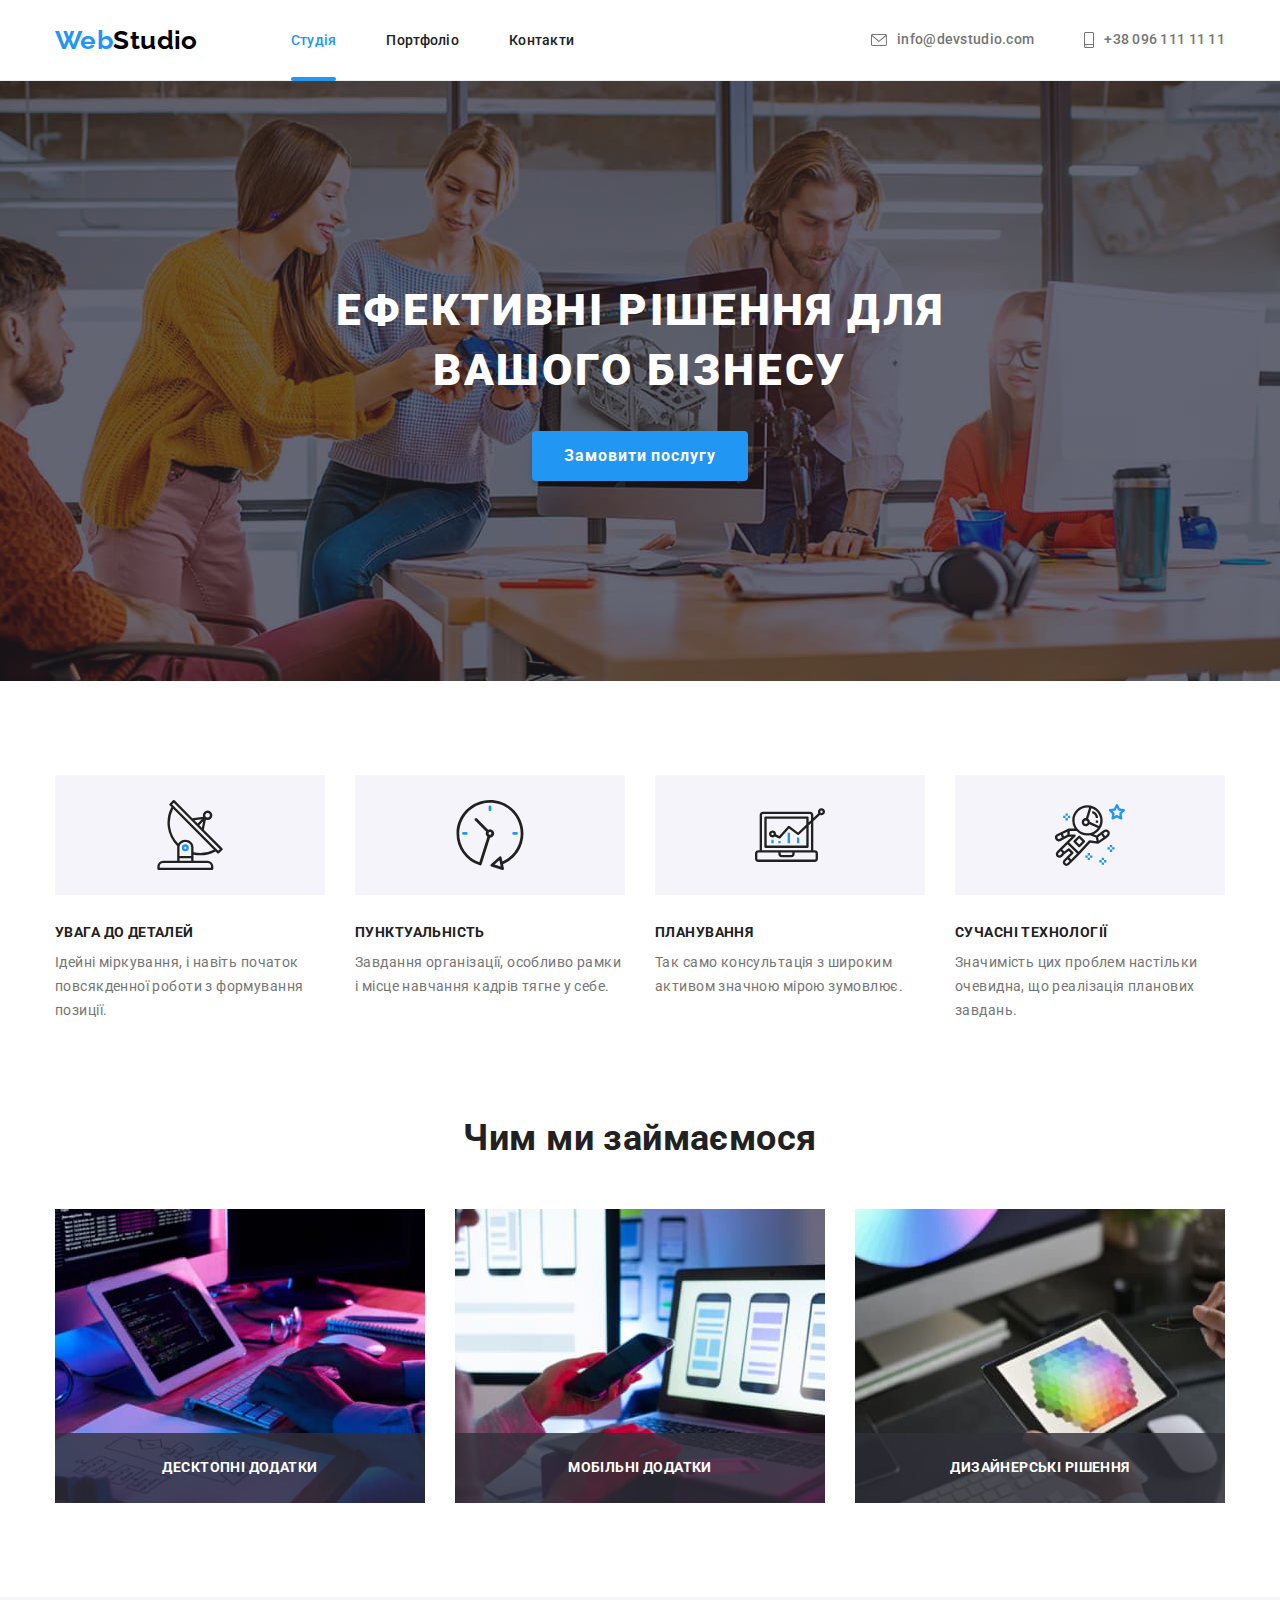
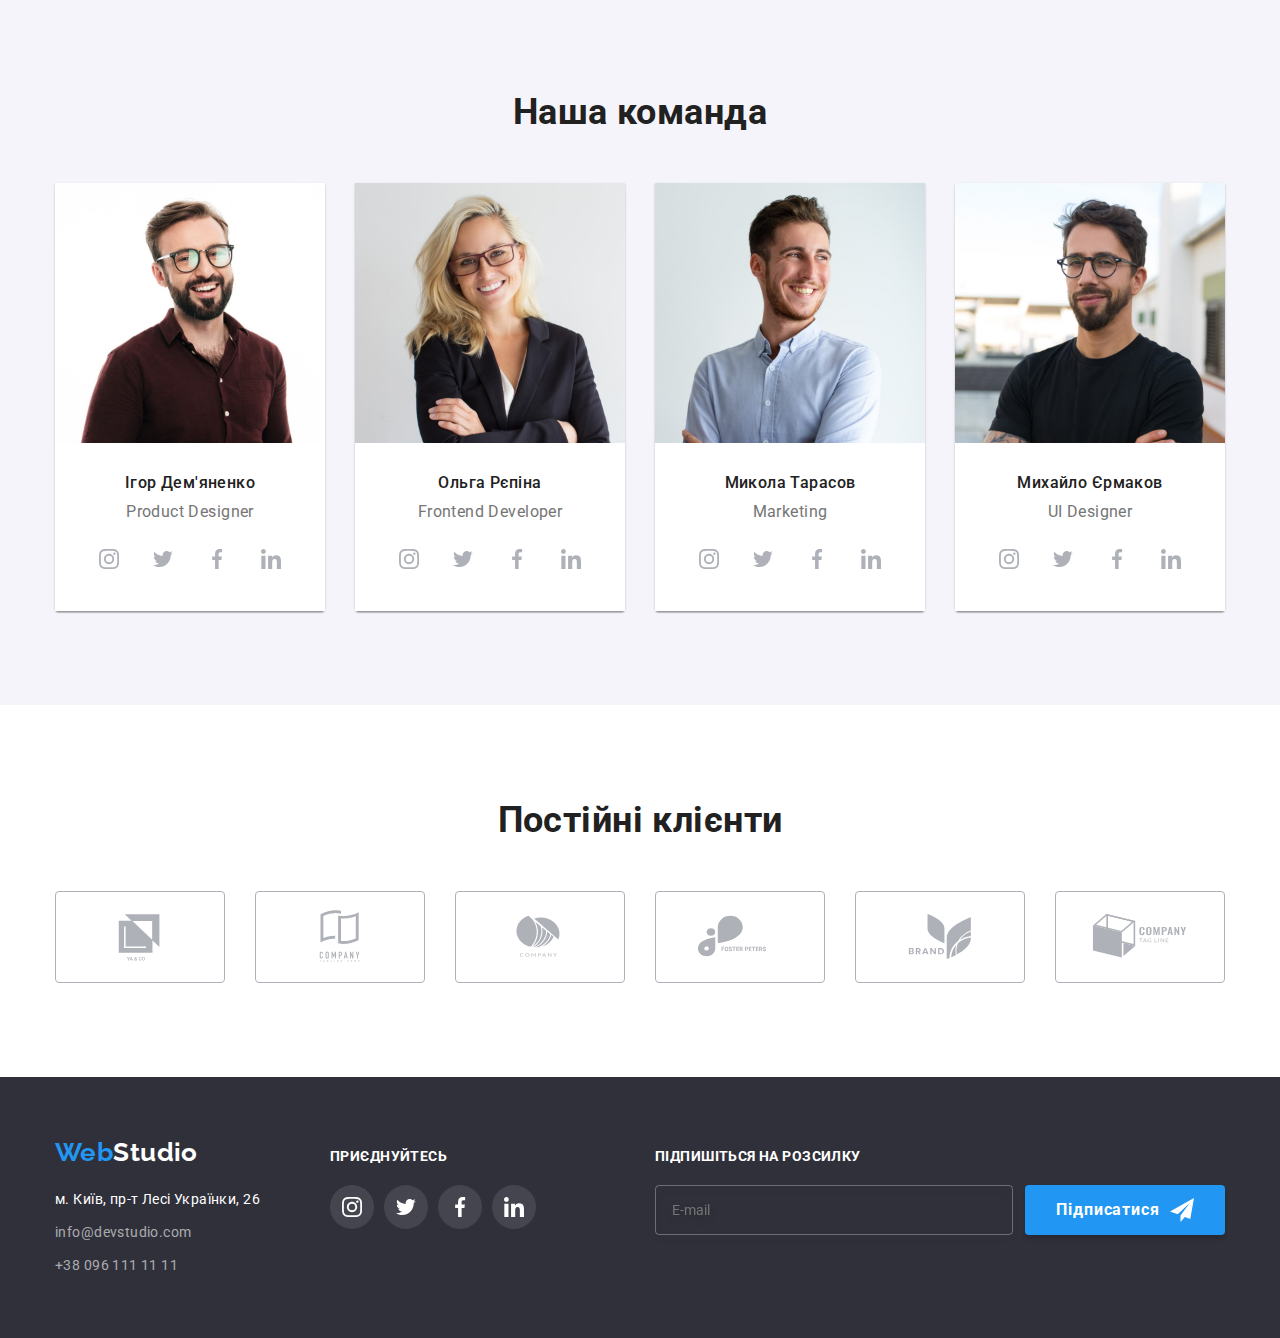
<file: index.html>
<!DOCTYPE html>
<html lang="uk">
  <head>
    <meta charset="UTF-8" />
    <meta http-equiv="X-UA-Compatible" content="IE=edge" />
    <meta name="viewport" content="width=device-width, initial-scale=1.0" />
    <title>WebStudio</title>
    <link
      rel="stylesheet"
      href="https://cdn.jsdelivr.net/npm/modern-normalize@1.1.0/modern-normalize.min.css"
    />
    <link rel="preconnect" href="https://fonts.googleapis.com" />
    <link rel="preconnect" href="https://fonts.gstatic.com" crossorigin />
    <link
      href="https://fonts.googleapis.com/css2?family=Raleway:wght@700&family=Roboto:wght@400;500;700;900&display=swap"
      rel="stylesheet"
    />
    <link rel="stylesheet" href="./css/main.min.css" />
  </head>
  <body>
    <header class="page-header">
      <div class="container main-nav">
        <nav>
          <a class="logo link" href="./index.html"
            ><span class="logo-web">Web</span
            ><span class="page-header__logo-studio">Studio</span></a
          >
          <ul class="menu list">
            <li class="menu__item">
              <a class="menu__link link menu__link_current hover" href="./index.html">Студія</a>
            </li>
            <li class="menu__item">
              <a class="menu__link link hover" href="./portfolio.html">Портфоліо</a>
            </li>
            <li class="menu__item"><a class="menu__link link hover" href="#">Контакти</a></li>
          </ul>
        </nav>
        <ul class="contact list">
          <li class="contact__item">
            <a class="contact__info link hover" href="mailto:info@devstudio.com">
              <svg
                lang="en"
                aria-label="envelope icon"
                class="contact__icon"
                width="16"
                height="12"
              >
                <use href="./images/sprite.svg#icon-envelope"></use>
              </svg>
              info@devstudio.com</a
            >
          </li>
          <li class="contact__item">
            <a class="contact__info link hover" href="tel:+380961111111">
              <svg
                lang="en"
                aria-label="smartphone icon"
                class="contact__icon"
                width="10"
                height="16"
              >
                <use href="./images/sprite.svg#icon-smartphone"></use>
              </svg>
              +38 096 111 11 11</a
            >
          </li>
        </ul>
      </div>
    </header>
    <main>
      <section class="hero overlay">
        <div class="container">
          <h1 class="hero__title">Ефективні рішення для вашого бізнесу</h1>
          <button class="hero__btn" type="button" data-modal-open>Замовити послугу</button>
        </div>
      </section>
      <section class="features section">
        <div class="container">
          <h2 class="visually-hidden">Особливості</h2>
          <ul class="features__list list">
            <li class="features__item">
              <div class="features__image">
                <svg
                  lang="en"
                  aria-label="antenna icon"
                  class="features__icon"
                  width="70"
                  height="70"
                >
                  <use href="./images/sprite.svg#icon-antenna"></use>
                </svg>
              </div>
              <h3 class="features__title">Увага до деталей</h3>
              <p class="features__text">
                Ідейні міркування, і навіть початок повсякденної роботи з формування позиції.
              </p>
            </li>
            <li class="features__item">
              <div class="features__image">
                <svg
                  lang="en"
                  aria-label="clock icon"
                  class="features__icon"
                  width="70"
                  height="70"
                >
                  <use href="./images/sprite.svg#icon-clock"></use>
                </svg>
              </div>
              <h3 class="features__title">Пунктуальність</h3>
              <p class="features__text">
                Завдання організації, особливо рамки і місце навчання кадрів тягне у себе.
              </p>
            </li>
            <li class="features__item">
              <div class="features__image">
                <svg
                  lang="en"
                  aria-label="diagram icon"
                  class="features__icon"
                  width="70"
                  height="70"
                >
                  <use href="./images/sprite.svg#icon-diagram"></use>
                </svg>
              </div>
              <h3 class="features__title">Планування</h3>
              <p class="features__text">
                Так само консультація з широким активом значною мірою зумовлює.
              </p>
            </li>
            <li class="features__item">
              <div class="features__image">
                <svg
                  lang="en"
                  aria-label="astronaut icon"
                  class="features__icon"
                  width="70"
                  height="70"
                >
                  <use href="./images/sprite.svg#icon-astronaut"></use>
                </svg>
              </div>
              <h3 class="features__title">Сучасні технології</h3>
              <p class="features__text">
                Значимість цих проблем настільки очевидна, що реалізація планових завдань.
              </p>
            </li>
          </ul>
        </div>
      </section>
      <section class="work section">
        <div class="container">
          <h2 class="work__title">Чим ми займаємося</h2>
          <ul class="work__list list">
            <li>
              <div class="work__wrapper">
                <img src="./images/about-img-1.jpg" alt="Друкує код" width="370" height="294" />
                <p class="work__overlay">десктопні додатки</p>
              </div>
            </li>
            <li>
              <div class="work__wrapper">
                <img
                  src="./images/about-img-2.jpg"
                  alt="Перевіряє телефон"
                  width="370"
                  height="294"
                />
                <p class="work__overlay">мобільні додатки</p>
              </div>
            </li>
            <li>
              <div class="work__wrapper">
                <img
                  src="./images/about-img-3.jpg"
                  alt="Працює з планшетом"
                  width="370"
                  height="294"
                />
                <p class="work__overlay">дизайнерські рішення</p>
              </div>
            </li>
          </ul>
        </div>
      </section>
      <section class="team section">
        <div class="container">
          <h2 class="team__title">Наша команда</h2>
          <ul class="team__list list">
            <li class="team__images">
              <img
                src="./images/team-member-1.jpg"
                alt="Фото Ігоря Дем'яненка"
                width="270"
                height="260"
              />
              <div class="team__subtitle">
                <h3 class="team__name">Ігор Дем'яненко</h3>
                <p class="team__position" lang="en">Product Designer</p>
                <ul class="social-list list">
                  <li>
                    <a href="#" class="social-list__link link">
                      <svg
                        lang="en"
                        aria-label="instagram icon"
                        class="social-list-icon"
                        width="20"
                        height="20"
                      >
                        <use href="./images/sprite.svg#icon-instagram"></use>
                      </svg>
                    </a>
                  </li>
                  <li>
                    <a href="#" class="social-list__link">
                      <svg
                        lang="en"
                        aria-label="twitter icon"
                        class="social-list-icon"
                        width="20"
                        height="20"
                      >
                        <use href="./images/sprite.svg#icon-twitter"></use>
                      </svg>
                    </a>
                  </li>
                  <li>
                    <a href="#" class="social-list__link">
                      <svg
                        lang="en"
                        aria-label="facebook icon"
                        class="social-list-icon"
                        width="20"
                        height="20"
                      >
                        <use href="./images/sprite.svg#icon-facebook"></use>
                      </svg>
                    </a>
                  </li>
                  <li>
                    <a href="#" class="social-list__link">
                      <svg
                        lang="en"
                        aria-label="linkedin icon"
                        class="social-list-icon"
                        width="20"
                        height="20"
                      >
                        <use href="./images/sprite.svg#icon-linkedin"></use>
                      </svg>
                    </a>
                  </li>
                </ul>
              </div>
            </li>
            <li class="team__images">
              <img
                src="./images/team-member-2.jpg"
                alt="Фото Ольги Рєпіної"
                width="270"
                height="260"
              />
              <div class="team__subtitle">
                <h3 class="team__name">Ольга Рєпіна</h3>
                <p class="team__position" lang="en">Frontend Developer</p>
                <ul class="social-list list">
                  <li>
                    <a href="#" class="social-list__link link">
                      <svg
                        lang="en"
                        aria-label="instagram icon"
                        class="social-list-icon"
                        width="20"
                        height="20"
                      >
                        <use href="./images/sprite.svg#icon-instagram"></use>
                      </svg>
                    </a>
                  </li>
                  <li>
                    <a href="#" class="social-list__link">
                      <svg
                        lang="en"
                        aria-label="twitter icon"
                        class="social-list-icon"
                        width="20"
                        height="20"
                      >
                        <use href="./images/sprite.svg#icon-twitter"></use>
                      </svg>
                    </a>
                  </li>
                  <li>
                    <a href="#" class="social-list__link">
                      <svg
                        lang="en"
                        aria-label="facebook icon"
                        class="social-list-icon"
                        width="20"
                        height="20"
                      >
                        <use href="./images/sprite.svg#icon-facebook"></use>
                      </svg>
                    </a>
                  </li>
                  <li>
                    <a href="#" class="social-list__link">
                      <svg
                        lang="en"
                        aria-label="linkedin icon"
                        class="social-list-icon"
                        width="20"
                        height="20"
                      >
                        <use href="./images/sprite.svg#icon-linkedin"></use>
                      </svg>
                    </a>
                  </li>
                </ul>
              </div>
            </li>
            <li class="team__images">
              <img
                src="./images/team-member-3.jpg"
                alt="Фото Миколи Тарасова"
                width="270"
                height="260"
              />
              <div class="team__subtitle">
                <h3 class="team__name">Микола Тарасов</h3>
                <p class="team__position" lang="en">Marketing</p>
                <ul class="social-list list">
                  <li>
                    <a href="#" class="social-list__link link">
                      <svg
                        lang="en"
                        aria-label="instagram icon"
                        class="social-list-icon"
                        width="20"
                        height="20"
                      >
                        <use href="./images/sprite.svg#icon-instagram"></use>
                      </svg>
                    </a>
                  </li>
                  <li>
                    <a href="#" class="social-list__link">
                      <svg
                        lang="en"
                        aria-label="twitter icon"
                        class="social-list-icon"
                        width="20"
                        height="20"
                      >
                        <use href="./images/sprite.svg#icon-twitter"></use>
                      </svg>
                    </a>
                  </li>
                  <li>
                    <a href="#" class="social-list__link">
                      <svg
                        lang="en"
                        aria-label="facebook icon"
                        class="social-list-icon"
                        width="20"
                        height="20"
                      >
                        <use href="./images/sprite.svg#icon-facebook"></use>
                      </svg>
                    </a>
                  </li>
                  <li>
                    <a href="#" class="social-list__link">
                      <svg
                        lang="en"
                        aria-label="linkedin icon"
                        class="social-list-icon"
                        width="20"
                        height="20"
                      >
                        <use href="./images/sprite.svg#icon-linkedin"></use>
                      </svg>
                    </a>
                  </li>
                </ul>
              </div>
            </li>
            <li class="team__images">
              <img
                src="./images/team-member-4.jpg"
                alt="Фото Михайла Єрмакова"
                width="270"
                height="260"
              />
              <div class="team__subtitle">
                <h3 class="team__name">Михайло Єрмаков</h3>
                <p class="team__position" lang="en">UI Designer</p>
                <ul class="social-list list">
                  <li>
                    <a href="#" class="social-list__link link">
                      <svg
                        lang="en"
                        aria-label="instagram icon"
                        class="social-list-icon"
                        width="20"
                        height="20"
                      >
                        <use href="./images/sprite.svg#icon-instagram"></use>
                      </svg>
                    </a>
                  </li>
                  <li>
                    <a href="#" class="social-list__link">
                      <svg
                        lang="en"
                        aria-label="twitter icon"
                        class="social-list-icon"
                        width="20"
                        height="20"
                      >
                        <use href="./images/sprite.svg#icon-twitter"></use>
                      </svg>
                    </a>
                  </li>
                  <li>
                    <a href="#" class="social-list__link">
                      <svg
                        lang="en"
                        aria-label="facebook icon"
                        class="social-list-icon"
                        width="20"
                        height="20"
                      >
                        <use href="./images/sprite.svg#icon-facebook"></use>
                      </svg>
                    </a>
                  </li>
                  <li>
                    <a href="#" class="social-list__link">
                      <svg
                        lang="en"
                        aria-label="linkedin icon"
                        class="social-list-icon"
                        width="20"
                        height="20"
                      >
                        <use href="./images/sprite.svg#icon-linkedin"></use>
                      </svg>
                    </a>
                  </li>
                </ul>
              </div>
            </li>
          </ul>
        </div>
      </section>
      <section class="clients section">
        <div class="container">
          <h2 class="clients__title">Постійні клієнти</h2>
          <ul class="clients__list list">
            <li>
              <a href="#" class="clients__link link"
                ><svg
                  lang="en"
                  aria-label="logo1 icon"
                  class="clients__icon"
                  width="106"
                  height="60"
                >
                  <use href="./images/sprite.svg#icon-Logo1"></use></svg
              ></a>
            </li>
            <li>
              <a href="#" class="clients__link link"
                ><svg
                  lang="en"
                  aria-label="logo2 icon"
                  class="clients__icon"
                  width="106"
                  height="60"
                >
                  <use href="./images/sprite.svg#icon-Logo2"></use></svg
              ></a>
            </li>
            <li>
              <a href="#" class="clients__link link"
                ><svg
                  lang="en"
                  aria-label="logo3 icon"
                  class="clients__icon"
                  width="106"
                  height="60"
                >
                  <use href="./images/sprite.svg#icon-Logo3"></use></svg
              ></a>
            </li>
            <li>
              <a href="#" class="clients__link link"
                ><svg
                  lang="en"
                  aria-label="logo4 icon"
                  class="clients__icon"
                  width="106"
                  height="60"
                >
                  <use href="./images/sprite.svg#icon-Logo4"></use></svg
              ></a>
            </li>
            <li>
              <a href="#" class="clients__link link"
                ><svg
                  lang="en"
                  aria-label="logo5 icon"
                  class="clients__icon"
                  width="106"
                  height="60"
                >
                  <use href="./images/sprite.svg#icon-Logo5"></use></svg
              ></a>
            </li>
            <li>
              <a href="#" class="clients__link link"
                ><svg
                  lang="en"
                  aria-label="logo6 icon"
                  class="clients__icon"
                  width="106"
                  height="60"
                >
                  <use href="./images/sprite.svg#icon-Logo6"></use></svg
              ></a>
            </li>
          </ul>
        </div>
      </section>
    </main>
    <footer class="footer">
      <div class="footer__container container">
        <div>
          <a class="footer__logo link" href="./index.html"
            ><span class="logo-web">Web</span><span class="footer__logo-studio">Studio</span></a
          >
          <address class="address">
            <ul class="list">
              <li class="address__item">
                <a
                  class="address__link link"
                  href="https://goo.gl/maps/EYqhjELSdJhmkw51A"
                  target="_blank"
                  rel="nofollow noopener noreferrer"
                  >м. Київ, пр-т Лесі Українки, 26</a
                >
              </li>
              <li class="address__item">
                <a class="contact-link link hover" href="mailto:info@devstudio.com"
                  >info@devstudio.com</a
                >
              </li>
              <li class="address__item">
                <a class="contact-link link hover" href="tel:+380961111111">+38 096 111 11 11</a>
              </li>
            </ul>
          </address>
        </div>
        <div class="footer__socials">
          <p class="footer__invitation">приєднуйтесь</p>
          <ul class="social-list list">
            <li>
              <a href="#" class="social-list__link footer__fill link">
                <svg
                  lang="en"
                  aria-label="instagram icon"
                  class="social-list-icon"
                  width="20"
                  height="20"
                >
                  <use href="./images/sprite.svg#icon-instagram"></use>
                </svg>
              </a>
            </li>
            <li>
              <a href="#" class="social-list__link footer__fill link">
                <svg
                  lang="en"
                  aria-label="twitter icon"
                  class="social-list-icon"
                  width="20"
                  height="20"
                >
                  <use href="./images/sprite.svg#icon-twitter"></use>
                </svg>
              </a>
            </li>
            <li>
              <a href="#" class="social-list__link footer__fill link">
                <svg
                  lang="en"
                  aria-label="facebook icon"
                  class="social-list-icon"
                  width="20"
                  height="20"
                >
                  <use href="./images/sprite.svg#icon-facebook"></use>
                </svg>
              </a>
            </li>
            <li>
              <a href="#" class="social-list__link footer__fill link">
                <svg
                  lang="en"
                  aria-label="linkedin icon"
                  class="social-list-icon"
                  width="20"
                  height="20"
                >
                  <use href="./images/sprite.svg#icon-linkedin"></use>
                </svg>
              </a>
            </li>
          </ul>
        </div>
        <div class="footer__subscription">
          <p class="footer__invitation">підпишіться на розсилку</p>
          <form class="footer__form">
            <input
              type="email"
              class="footer__input"
              name="user-email"
              placeholder="E-mail"
              autocomplete="email"
              required
            />
            <button class="footer__btn" type="submit">
              Підписатися
              <svg lang="en" aria-label="send icon" class="btn__icon" width="24" height="24">
                <use href="./images/sprite.svg#icon-send"></use>
              </svg>
            </button>
          </form>
        </div>
      </div>
    </footer>
    <div class="backdrop is-hidden" data-modal>
      <div class="modal">
        <button class="modal__btn" type="button" data-modal-close>
          <svg lang="en" aria-label="close icon" class="modal__btn-icon" width="18" height="18">
            <use href="./images/sprite.svg#icon-close"></use>
          </svg>
        </button>
        <form class="form">
          <p class="form__title">Залиште свої дані, ми вам передзвонимо</p>
          <div class="form__field">
            <label for="user-name" class="form__label">Ім'я</label>
            <div class="form__wrapper">
              <input
                type="text"
                class="form__input"
                name="user-name"
                id="user-name"
                autocomplete="name"
                pattern="[a-zA-Zа-яА-ЯіІїЇ`ʼ]+"
                required
              />
              <svg lang="en" aria-label="person icon" class="form__icon" width="18" height="18">
                <use href="./images/sprite.svg#icon-person-black"></use>
              </svg>
            </div>
          </div>
          <div class="form__field">
            <label for="user-tel" class="form__label">Телефон</label>
            <div class="form__wrapper">
              <input
                type="tel"
                class="form__input"
                name="user-tel"
                id="user-tel"
                autocomplete="tel"
                pattern="[0-9]{3}-[0-9]{3}-[0-9]{2}-[0-9]{2}"
                title="xxx-xxx-xx-xx"
                required
              />
              <svg lang="en" aria-label="phone icon" class="form__icon" width="18" height="18">
                <use href="./images/sprite.svg#icon-phone-black"></use>
              </svg>
            </div>
          </div>
          <div class="form__field">
            <label for="user-email" class="form__label">Пошта</label>
            <div class="form__wrapper">
              <input
                type="email"
                class="form__input"
                name="user-email"
                id="user-email"
                autocomplete="email"
                pattern="[a-z0-9._%+-]+@[a-z0-9.-]+\.[a-z]{2,}$"
                required
              />
              <svg lang="en" aria-label="email icon" class="form__icon" width="18" height="18">
                <use href="./images/sprite.svg#icon-email-black"></use>
              </svg>
            </div>
          </div>
          <div class="form__field form__textarea">
            <label for="user-comment" class="form__label">Коментар</label>
            <textarea
              class="form__comment"
              name="user-comment"
              id="user-comment"
              placeholder="Введіть текст"
            ></textarea>
          </div>
          <label class="form__checkbox">
            <input type="checkbox" class="form__input-policy" name="user-policy" required />
            <svg class="form__svg-checkbox">
              <use class="form__checkbox-icon" href="./images/sprite.svg#icon-check"></use>
            </svg>
            Погоджуюся з розсилкою та приймаю&nbsp;
            <a class="form__policy-deal" href="#">&nbsp;Умови договору</a></label
          >
          <button class="btn-submit" type="submit">Відправити</button>
        </form>
      </div>
    </div>
    <script src="./js/modal.js"></script>
  </body>
</html>
</file>
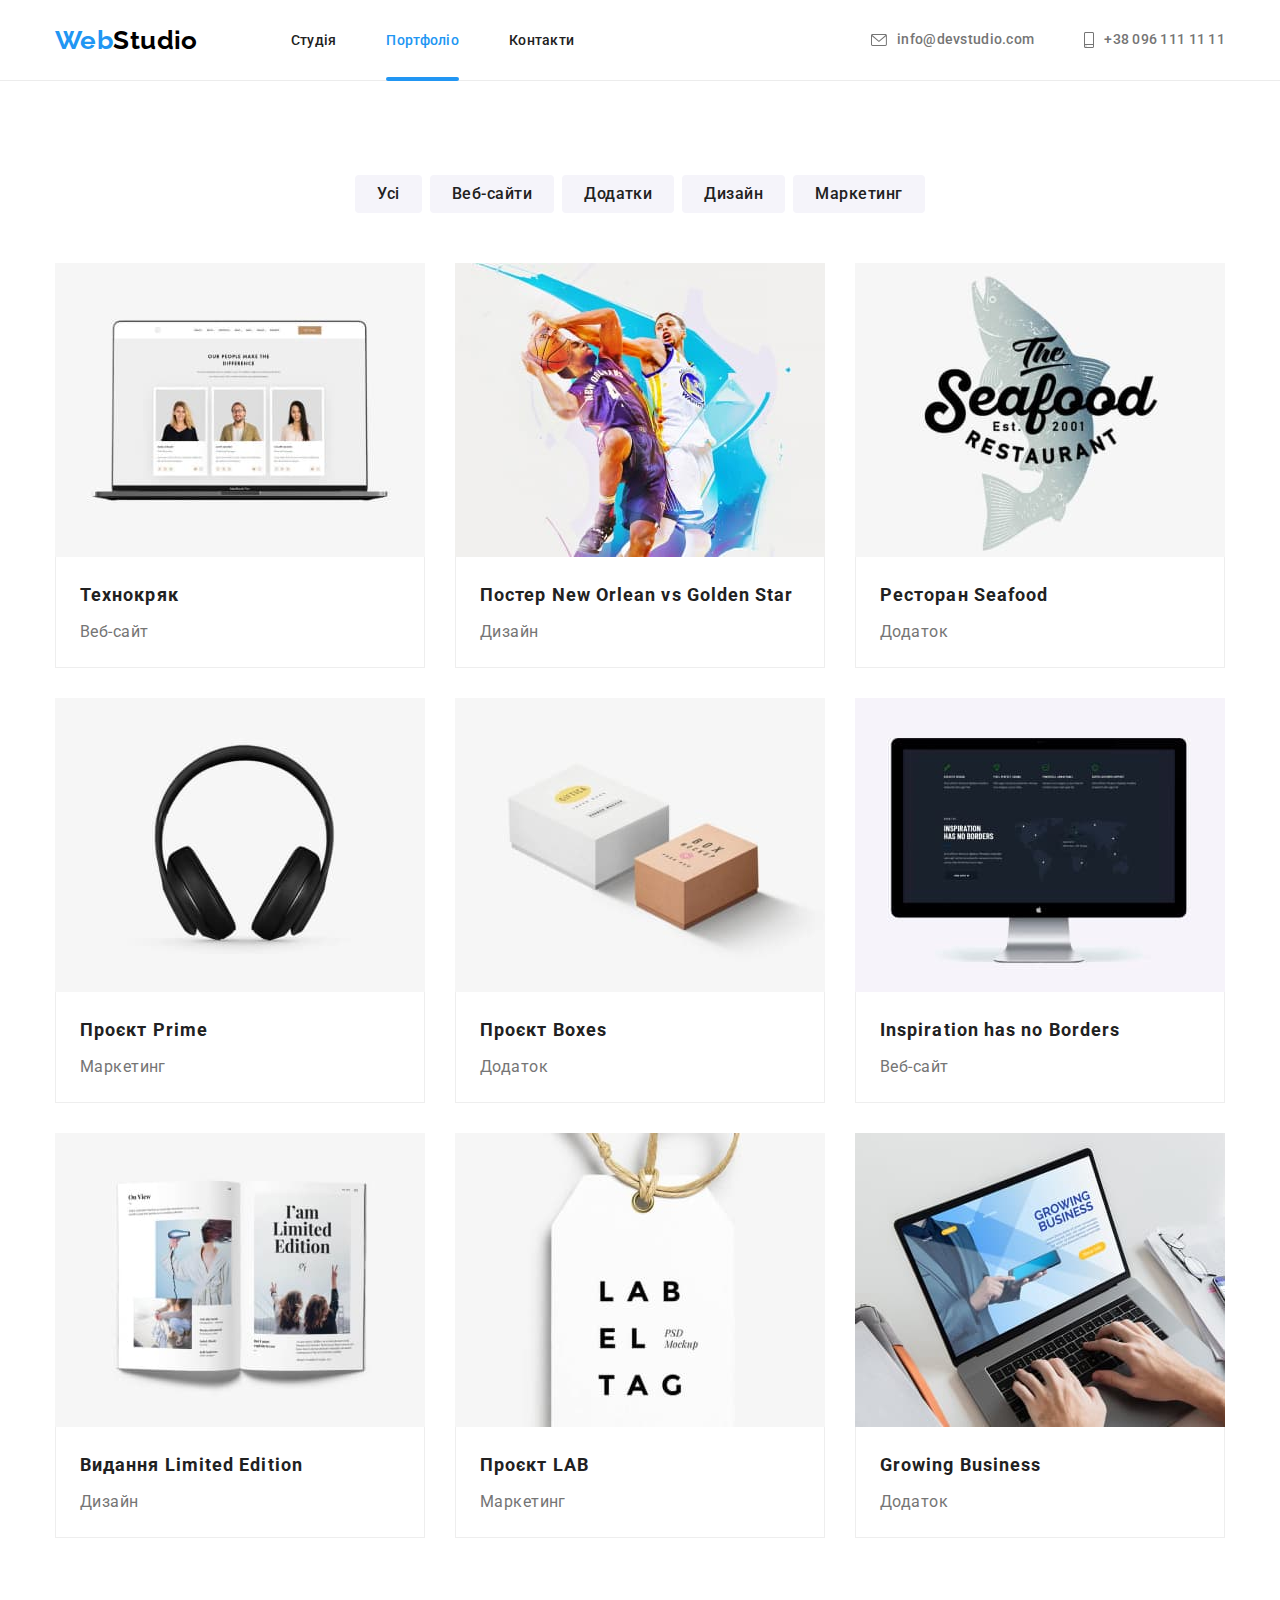
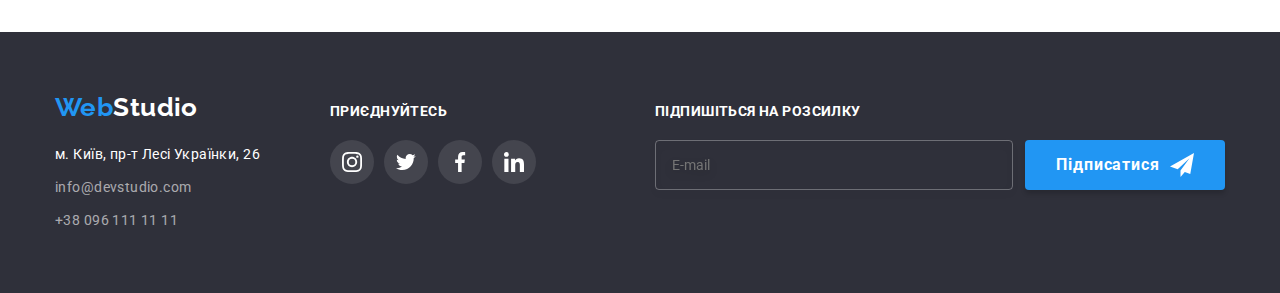
<file: portfolio.html>
<!DOCTYPE html>
<html lang="uk">
  <head>
    <meta charset="UTF-8" />
    <meta http-equiv="X-UA-Compatible" content="IE=edge" />
    <meta name="viewport" content="width=device-width, initial-scale=1.0" />
    <title>Portfolio</title>
    <link
      rel="stylesheet"
      href="https://cdn.jsdelivr.net/npm/modern-normalize@1.1.0/modern-normalize.min.css"
    />
    <link rel="preconnect" href="https://fonts.googleapis.com" />
    <link rel="preconnect" href="https://fonts.gstatic.com" crossorigin />
    <link
      href="https://fonts.googleapis.com/css2?family=Raleway:wght@700&family=Roboto:wght@400;500;700;900&display=swap"
      rel="stylesheet"
    />
    <link rel="stylesheet" href="./css/main.min.css" />
  </head>
  <body>
    <header class="page-header">
      <div class="container main-nav">
        <nav>
          <a class="logo link" href="./index.html"
            ><span class="logo-web">Web</span
            ><span class="page-header__logo-studio">Studio</span></a
          >
          <ul class="menu list">
            <li class="menu__item">
              <a class="menu__link link hover" href="./index.html">Студія</a>
            </li>
            <li class="menu__item">
              <a class="menu__link link menu__link_current hover" href="./portfolio.html"
                >Портфоліо</a
              >
            </li>
            <li class="menu__item"><a class="menu__link link hover" href="#">Контакти</a></li>
          </ul>
        </nav>
        <ul class="contact list">
          <li class="contact__item">
            <a class="contact__info link hover" href="mailto:info@devstudio.com">
              <svg
                lang="en"
                aria-label="envelope icon"
                class="contact__icon"
                width="16"
                height="12"
              >
                <use href="./images/sprite.svg#icon-envelope"></use>
              </svg>
              info@devstudio.com</a
            >
          </li>
          <li class="contact__item">
            <a class="contact__info link hover" href="tel:+380961111111">
              <svg
                lang="en"
                aria-label="smartphone icon"
                class="contact__icon"
                width="10"
                height="16"
              >
                <use href="./images/sprite.svg#icon-smartphone"></use>
              </svg>
              +38 096 111 11 11</a
            >
          </li>
        </ul>
      </div>
    </header>
    <main>
      <section class="portfolio section">
        <div class="container">
          <h1 class="visually-hidden">Навігація сайту</h1>
          <ul class="portfolio__nav list">
            <li>
              <button class="portfolio__btn" type="button">Усі</button>
            </li>
            <li>
              <button class="portfolio__btn" type="button">Веб-сайти</button>
            </li>
            <li>
              <button class="portfolio__btn" type="button">Додатки</button>
            </li>
            <li>
              <button class="portfolio__btn" type="button">Дизайн</button>
            </li>
            <li>
              <button class="portfolio__btn" type="button">Маркетинг</button>
            </li>
          </ul>
          <ul class="portfolio__examples list">
            <li>
              <a href="#" class="portfolio__link link">
                <div class="portfolio__wrapper">
                  <img
                    src="./images/portfolio-img-1.jpg"
                    alt="Ноутбук з фото трьох людей"
                    width="370"
                    height="294"
                  />
                  <p class="portfolio__overlay">
                    Ресурс пропонує комплексні пропозиції з різним рівнем функціоналу та сервісів.
                    Все це дозволить відвідувачу отримати вичерпні відомості про компанію чи
                    приватну особу.
                  </p>
                </div>
                <div class="portfolio__subtitle">
                  <h2 class="portfolio__title">Технокряк</h2>
                  <p class="portfolio__text">Веб-сайт</p>
                </div></a
              >
            </li>
            <li>
              <a href="#" class="portfolio__link link">
                <div class="portfolio__wrapper">
                  <img
                    src="./images/portfolio-img-2.jpg"
                    alt="Два баскетболісти"
                    width="370"
                    height="294"
                  />
                  <p class="portfolio__overlay">
                    Ресурс пропонує комплексні пропозиції з різним рівнем функціоналу та сервісів.
                    Все це дозволить відвідувачу отримати вичерпні відомості про компанію чи
                    приватну особу.
                  </p>
                </div>
                <div class="portfolio__subtitle">
                  <h2 class="portfolio__title">
                    Постер <span lang="en">New Orlean vs Golden Star</span>
                  </h2>
                  <p class="portfolio__text">Дизайн</p>
                </div></a
              >
            </li>
            <li>
              <a href="#" class="portfolio__link link">
                <div class="portfolio__wrapper">
                  <img
                    src="./images/portfolio-img-3.jpg"
                    alt="Логотип ресторана з рибою"
                    width="370"
                    height="294"
                  />
                  <p class="portfolio__overlay">
                    Ресурс пропонує комплексні пропозиції з різним рівнем функціоналу та сервісів.
                    Все це дозволить відвідувачу отримати вичерпні відомості про компанію чи
                    приватну особу.
                  </p>
                </div>
                <div class="portfolio__subtitle">
                  <h2 class="portfolio__title">Ресторан <span lang="en">Seafood</span></h2>
                  <p class="portfolio__text">Додаток</p>
                </div></a
              >
            </li>
            <li>
              <a href="#" class="portfolio__link link">
                <div class="portfolio__wrapper">
                  <img
                    src="./images/portfolio-img-4.jpg"
                    alt="Бездротові навушники"
                    width="370"
                    height="294"
                  />
                  <p class="portfolio__overlay">
                    Ресурс пропонує комплексні пропозиції з різним рівнем функціоналу та сервісів.
                    Все це дозволить відвідувачу отримати вичерпні відомості про компанію чи
                    приватну особу.
                  </p>
                </div>
                <div class="portfolio__subtitle">
                  <h2 class="portfolio__title">Проєкт <span lang="en">Prime</span></h2>
                  <p class="portfolio__text">Маркетинг</p>
                </div></a
              >
            </li>
            <li>
              <a href="#" class="portfolio__link link">
                <div class="portfolio__wrapper">
                  <img
                    src="./images/portfolio-img-5.jpg"
                    alt="Дві коробки"
                    width="370"
                    height="294"
                  />
                  <p class="portfolio__overlay">
                    Ресурс пропонує комплексні пропозиції з різним рівнем функціоналу та сервісів.
                    Все це дозволить відвідувачу отримати вичерпні відомості про компанію чи
                    приватну особу.
                  </p>
                </div>
                <div class="portfolio__subtitle">
                  <h2 class="portfolio__title">Проєкт <span lang="en">Boxes</span></h2>
                  <p class="portfolio__text">Додаток</p>
                </div></a
              >
            </li>
            <li>
              <a href="#" class="portfolio__link link">
                <div class="portfolio__wrapper">
                  <img
                    src="./images/portfolio-img-6.jpg"
                    alt="Монітор з мапою"
                    width="370"
                    height="294"
                  />
                  <p class="portfolio__overlay">
                    Ресурс пропонує комплексні пропозиції з різним рівнем функціоналу та сервісів.
                    Все це дозволить відвідувачу отримати вичерпні відомості про компанію чи
                    приватну особу.
                  </p>
                </div>
                <div class="portfolio__subtitle">
                  <h2 class="portfolio__title" lang="en">Inspiration has no Borders</h2>
                  <p class="portfolio__text">Веб-сайт</p>
                </div></a
              >
            </li>
            <li>
              <a href="#" class="portfolio__link link">
                <div class="portfolio__wrapper">
                  <img
                    src="./images/portfolio-img-7.jpg"
                    alt="Розгорнута книга"
                    width="370"
                    height="294"
                  />
                  <p class="portfolio__overlay">
                    Ресурс пропонує комплексні пропозиції з різним рівнем функціоналу та сервісів.
                    Все це дозволить відвідувачу отримати вичерпні відомості про компанію чи
                    приватну особу.
                  </p>
                </div>
                <div class="portfolio__subtitle">
                  <h2 class="portfolio__title">Видання <span lang="en">Limited Edition</span></h2>
                  <p class="portfolio__text">Дизайн</p>
                </div></a
              >
            </li>
            <li>
              <a href="#" class="portfolio__link link">
                <div class="portfolio__wrapper">
                  <img
                    src="./images/portfolio-img-8.jpg"
                    alt="Бірка на мотузці"
                    width="370"
                    height="294"
                  />
                  <p class="portfolio__overlay">
                    Ресурс пропонує комплексні пропозиції з різним рівнем функціоналу та сервісів.
                    Все це дозволить відвідувачу отримати вичерпні відомості про компанію чи
                    приватну особу.
                  </p>
                </div>
                <div class="portfolio__subtitle">
                  <h2 class="portfolio__title">Проєкт <span lang="en">LAB</span></h2>
                  <p class="portfolio__text">Маркетинг</p>
                </div></a
              >
            </li>
            <li>
              <a href="#" class="portfolio__link link">
                <div class="portfolio__wrapper">
                  <img
                    src="./images/portfolio-img-9.jpg"
                    alt="Друкує на ноутбуці"
                    width="370"
                    height="294"
                  />
                  <p class="portfolio__overlay">
                    Ресурс пропонує комплексні пропозиції з різним рівнем функціоналу та сервісів.
                    Все це дозволить відвідувачу отримати вичерпні відомості про компанію чи
                    приватну особу.
                  </p>
                </div>
                <div class="portfolio__subtitle">
                  <h2 class="portfolio__title" lang="en">Growing Business</h2>
                  <p class="portfolio__text">Додаток</p>
                </div></a
              >
            </li>
          </ul>
        </div>
      </section>
    </main>
    <footer class="footer">
      <div class="footer__container container">
        <div>
          <a class="footer__logo link" href="./index.html"
            ><span class="logo-web">Web</span><span class="footer__logo-studio">Studio</span></a
          >
          <address class="address">
            <ul class="list">
              <li class="address__item">
                <a
                  class="address__link link"
                  href="https://goo.gl/maps/EYqhjELSdJhmkw51A"
                  target="_blank"
                  rel="nofollow noopener noreferrer"
                  >м. Київ, пр-т Лесі Українки, 26</a
                >
              </li>
              <li class="address__item">
                <a class="contact-link link hover" href="mailto:info@devstudio.com"
                  >info@devstudio.com</a
                >
              </li>
              <li class="address__item">
                <a class="contact-link link hover" href="tel:+380961111111">+38 096 111 11 11</a>
              </li>
            </ul>
          </address>
        </div>
        <div class="footer__socials">
          <p class="footer__invitation">приєднуйтесь</p>
          <ul class="social-list list">
            <li>
              <a href="#" class="social-list__link footer__fill link">
                <svg
                  lang="en"
                  aria-label="instagram icon"
                  class="social-list-icon"
                  width="20"
                  height="20"
                >
                  <use href="./images/sprite.svg#icon-instagram"></use>
                </svg>
              </a>
            </li>
            <li>
              <a href="#" class="social-list__link footer__fill link">
                <svg
                  lang="en"
                  aria-label="twitter icon"
                  class="social-list-icon"
                  width="20"
                  height="20"
                >
                  <use href="./images/sprite.svg#icon-twitter"></use>
                </svg>
              </a>
            </li>
            <li>
              <a href="#" class="social-list__link footer__fill link">
                <svg
                  lang="en"
                  aria-label="facebook icon"
                  class="social-list-icon"
                  width="20"
                  height="20"
                >
                  <use href="./images/sprite.svg#icon-facebook"></use>
                </svg>
              </a>
            </li>
            <li>
              <a href="#" class="social-list__link footer__fill link">
                <svg
                  lang="en"
                  aria-label="linkedin icon"
                  class="social-list-icon"
                  width="20"
                  height="20"
                >
                  <use href="./images/sprite.svg#icon-linkedin"></use>
                </svg>
              </a>
            </li>
          </ul>
        </div>
        <div class="footer__subscription">
          <p class="footer__invitation">підпишіться на розсилку</p>
          <form class="footer__form">
            <input
              type="email"
              class="footer__input"
              name="user-email"
              placeholder="E-mail"
              autocomplete="email"
              required
            />
            <button class="footer__btn" type="submit">
              Підписатися
              <svg lang="en" aria-label="send icon" class="btn__icon" width="24" height="24">
                <use href="./images/sprite.svg#icon-send"></use>
              </svg>
            </button>
          </form>
        </div>
      </div>
    </footer>
  </body>
</html>
</file>
<file: css/main.min.css>
:root{--primary-font: "Roboto", sans-serif;--secondary-font: "Raleway", sans-serif;--primary-text-color: #212121;--secondary-text-color: #757575;--primary-text-color-dark: #fff;--secondary-text-color-dark: rgba(255, 255, 255, 0.6);--accent-color: #2196f3;--secondary-accent-color: #188ce8;--primary-bgc: #fff;--secondary-bgc: #2f303a;--secondary-bgc-dark: #f5f4fa;--studio-header-color: #000;--contact-footer-color: rgba(255, 255, 255, 0.6);--section-padding-top: 94px;--section-padding-bottom: 94px;--column-gap: 30px;--row-gap: 30px;--transition-duration-and-timing-function: 250ms cubic-bezier(0.4, 0, 0.2, 1)}.visually-hidden{position:absolute;white-space:nowrap;width:1px;height:1px;overflow:hidden;border:0;padding:0;clip:rect(0 0 0 0);clip-path:inset(50%);margin:-1px}h1,h2,h3,p{margin-top:0;margin-bottom:0}ul{margin-top:0;margin-bottom:0;padding-left:0}.link{text-decoration:none}.list{list-style:none}img{display:block;max-width:100%;height:auto}address{font-style:normal}button{display:block;margin:0 auto;cursor:pointer;border:none;border-radius:4px}body{font-family:var(--primary-font);color:var(--primary-text-color);background-color:var(--primary-bgc);font-size:14px;letter-spacing:.03em}.section{padding-top:var(--section-padding-top);padding-bottom:var(--section-padding-bottom)}.container{width:1200px;padding:0 15px;margin:0 auto}.logo{font-family:var(--secondary-font);font-weight:700;font-size:26px;line-height:1.19;padding-top:24px;padding-bottom:24px;margin-right:93px}.logo-web{color:var(--accent-color)}.page-header__logo-studio{color:var(--studio-header-color)}.footer__logo-studio{color:var(--primary-text-color-dark)}.footer__logo{font-family:var(--secondary-font);font-weight:700;font-size:26px;line-height:1.19}.social-list{display:flex;justify-content:center;column-gap:10px}.social-list__link{display:flex;align-items:center;justify-content:center;width:44px;height:44px;border-radius:50%;color:#afb1b8;background-color:var(--primary-bgc);transition:background-color var(--transition-duration-and-timing-function),color var(--transition-duration-and-timing-function)}.social-list__link:hover,.social-list__link:focus{color:var(--primary-bgc);background-color:var(--accent-color)}.social-list-icon{fill:currentColor}.modal{position:absolute;top:50%;left:50%;transform:translate(-50%, -50%);width:528px;height:581px;box-shadow:0px 1px 3px rgba(0,0,0,.12),0px 1px 1px rgba(0,0,0,.14),0px 2px 1px rgba(0,0,0,.2);border-radius:4px;background-color:var(--primary-bgc)}.modal__btn{display:flex;justify-content:center;align-items:center;position:absolute;padding:0;top:8px;right:8px;width:30px;height:30px;border-radius:50%;border:1px solid rgba(0,0,0,.1);background-color:rgba(0,0,0,0);transition:color var(--transition-duration-and-timing-function)}.modal__btn:hover{color:var(--accent-color)}.modal__btn-icon{fill:currentColor}.form{padding:40px}.form__title{font-weight:700;font-size:20px;line-height:1.15;text-align:center;width:100%;margin-bottom:12px}.form__field{display:flex;flex-direction:column;margin-bottom:10px}.form__textarea{margin-bottom:20px}.form__wrapper{position:relative;width:100%}.form__input{width:100%;height:40px;padding-left:42px;border:1px solid rgba(33,33,33,.2);border-radius:4px;transition:border-color var(--transition-duration-and-timing-function)}.form__input:focus,.form__input:hover{outline:none;border-color:var(--accent-color)}.form__label{font-size:12px;line-height:1.17;letter-spacing:.01em;margin-bottom:4px;color:var(--secondary-text-color)}.form__policy-deal{color:var(--accent-color)}.form__comment{resize:none;height:120px;width:100%;padding:12px 16px;border:1px solid rgba(33,33,33,.2);border-radius:4px;transition:border-color var(--transition-duration-and-timing-function)}.form__comment:focus,.form__comment:hover{outline:none;border-color:var(--accent-color)}.form__comment::placeholder{font-size:16px;line-height:1.25;letter-spacing:.03em;color:rgba(117,117,117,.5)}.form__icon{position:absolute;top:50%;left:12px;transform:translateY(-50%);transition:fill var(--transition-duration-and-timing-function)}.form__input:focus+.form__icon{fill:var(--accent-color)}.form__checkbox{display:flex;align-items:center;justify-content:center;margin-bottom:30px;line-height:1.71;color:var(--secondary-text-color)}.form__input-policy{position:absolute;appearance:none}.form__svg-checkbox{width:16px;height:15px;border:1px solid var(--primary-text-color);border-radius:2px;margin-right:7px}.form__input-policy:checked+.form__svg-checkbox{background-color:var(--accent-color);border-color:var(--accent-color)}.form__checkbox-icon{display:none}.form__input-policy:checked+.form__svg-checkbox .form__checkbox-icon{display:block}.btn-submit{min-width:200px;min-height:50px;font-family:inherit;font-weight:700;font-size:16px;line-height:1.88;padding:10px 52px;letter-spacing:.06em;color:var(--primary-text-color-dark);background:var(--accent-color);box-shadow:0px 4px 4px rgba(0,0,0,.15);transition:background-color var(--transition-duration-and-timing-function)}.btn-submit:hover,.btn-submit:focus{background-color:var(--secondary-accent-color)}.backdrop{position:fixed;top:0;left:0;width:100%;height:100%;z-index:10;background:rgba(0,0,0,.2);transition:opacity var(--transition-duration-and-timing-function),visibility var(--transition-duration-and-timing-function)}.backdrop.is-hidden{visibility:hidden;opacity:0;pointer-events:none}.page-header{border-bottom:1px solid #ececec}.main-nav{display:flex;align-items:center}nav{display:flex;align-items:center}.menu{display:flex}.menu__item:not(:last-child){margin-right:50px}.hover:hover,.hover:focus{color:var(--accent-color)}.menu__link{font-weight:500;line-height:1.14;letter-spacing:.02em;padding-top:32px;padding-bottom:32px;color:var(--primary-text-color);transition:color var(--transition-duration-and-timing-function)}.menu__link_current{position:relative;color:var(--accent-color)}.menu__link_current::after{position:absolute;left:0;bottom:-1px;content:"";display:block;width:100%;height:4px;border-radius:2px;background-color:var(--accent-color)}.contact{display:flex;margin-left:auto}.contact__info{display:flex;align-items:center;font-weight:500;line-height:1.14;letter-spacing:.02em;padding-top:32px;padding-bottom:32px;color:var(--secondary-text-color);fill:currentColor;transition:color var(--transition-duration-and-timing-function)}.contact__item:not(:last-child){margin-right:50px}.contact__icon{margin-right:10px}.contact__icon:hover,.contact__icon:focus{fill:var(--accent-color)}.hero{text-align:center;padding:200px 0;background-color:var(--secondary-bgc)}.hero__title{font-weight:900;font-size:44px;line-height:1.36;letter-spacing:.06em;text-align:center;text-transform:uppercase;width:696px;margin-left:auto;margin-right:auto;margin-bottom:30px;color:var(--primary-text-color-dark)}.overlay{max-width:1600px;height:600px;margin-left:auto;margin-right:auto;background-color:#c4c4c4;background-image:linear-gradient(to right, rgba(47, 48, 58, 0.4), rgba(47, 48, 58, 0.4)),url(../images/hero-image.jpg);background-repeat:no-repeat;background-position:center;background-size:cover}.hero__btn{font-family:inherit;font-weight:700;font-size:16px;line-height:1.88;letter-spacing:.06em;min-width:216px;box-shadow:0px 4px 4px rgba(0,0,0,.15);padding:10px 32px;color:var(--primary-text-color-dark);background-color:var(--accent-color);transition:background-color var(--transition-duration-and-timing-function)}.hero__btn:hover,.hero__btn:focus{background-color:var(--secondary-accent-color)}.features{padding-bottom:0}.features__list{display:flex;flex-wrap:wrap;column-gap:var(--column-gap)}.features__item{flex-basis:calc((100% - 90px)/4)}.features__title{font-size:14px;font-weight:700;line-height:1.14;text-transform:uppercase;margin-bottom:10px}.features__text{line-height:1.71;color:var(--secondary-text-color)}.features__image{display:flex;justify-content:center;align-items:center;margin-bottom:30px;width:270px;height:120px;background-color:var(--secondary-bgc-dark)}.work__title{font-weight:700;font-size:36px;line-height:1.17;margin-bottom:50px;text-align:center}.work__list{display:flex;flex-wrap:wrap;column-gap:var(--column-gap)}.work__wrapper{position:relative}.work__overlay{position:absolute;bottom:0;display:flex;align-items:center;justify-content:center;width:100%;height:70px;font-weight:700;line-height:1.14;text-align:center;text-transform:uppercase;color:var(--primary-bgc);background-color:rgba(47,48,58,.8)}.team{background-color:var(--secondary-bgc-dark)}.team__title{font-weight:700;font-size:36px;line-height:1.17;margin-bottom:50px;text-align:center}.team__list{display:flex;justify-content:center;column-gap:var(--column-gap)}.team__name{font-weight:500;font-size:16px;line-height:1.19;text-align:center}.team__images{box-shadow:0px 1px 3px rgba(0,0,0,.12),0px 1px 1px rgba(0,0,0,.14),0px 2px 1px rgba(0,0,0,.2);border-radius:0px 0px 4px 4px;width:270px}.team__subtitle{padding-top:30px;padding-bottom:30px;background-color:var(--primary-bgc)}.team__position{font-size:16px;line-height:1.19;text-align:center;margin-top:10px;margin-bottom:16px;color:var(--secondary-text-color)}.clients__title{font-weight:700;font-size:36px;line-height:1.17;text-align:center;margin-bottom:50px}.clients__list{display:flex;justify-content:center;column-gap:var(--column-gap)}.clients__link{display:flex;align-items:center;justify-content:center;width:170px;height:92px;border:1px solid #afb1b8;border-radius:4px;color:#afb1b8;transition:border-color var(--transition-duration-and-timing-function),color var(--transition-duration-and-timing-function)}.clients__link:hover,.clients__link:focus{border-color:var(--accent-color);color:var(--accent-color)}.clients__icon{fill:currentColor}.portfolio__btn{font-weight:500;font-size:16px;line-height:1.63;letter-spacing:.03em;padding:6px 22px;color:var(--primary-text-color);background-color:var(--secondary-bgc-dark);transition:background-color var(--transition-duration-and-timing-function),box-shadow var(--transition-duration-and-timing-function),color var(--transition-duration-and-timing-function)}.portfolio__btn:hover,.portfolio__btn:focus{box-shadow:0px 3px 1px rgba(0,0,0,.1),0px 1px 2px rgba(0,0,0,.08),0px 2px 2px rgba(0,0,0,.12);color:var(--primary-text-color-dark);background-color:var(--accent-color)}.portfolio__nav{display:flex;justify-content:center;column-gap:8px;margin-bottom:50px}.portfolio__title{font-weight:700;font-size:18px;line-height:2;letter-spacing:.06em;margin-bottom:4px;color:var(--primary-text-color)}.portfolio__text{font-size:16px;line-height:1.88;color:var(--secondary-text-color)}.portfolio__examples{display:flex;flex-wrap:wrap;column-gap:var(--column-gap);row-gap:var(--row-gap)}.portfolio__subtitle{padding:20px 24px;border-bottom:1px solid #eee;border-left:1px solid #eee;border-right:1px solid #eee}.portfolio__wrapper{position:relative;overflow:hidden;width:370px;height:294px}.portfolio__overlay{position:absolute;transform:translateY(100%);transition:transform var(--transition-duration-and-timing-function);top:0;left:0;overflow:auto;font-size:18px;line-height:1.56;width:100%;height:100%;padding:63px 24px;background-color:rgba(33,150,243,.9);color:var(--primary-bgc)}.portfolio__link:hover .portfolio__overlay,.portfolio__link:focus .portfolio__overlay{transform:translateY(0)}.portfolio__link{transition:box-shadow var(--transition-duration-and-timing-function)}.portfolio__link:hover,.portfolio__link:focus{display:block;box-shadow:0px 1px 1px rgba(0,0,0,.12),0px 4px 4px rgba(0,0,0,.06),1px 4px 6px rgba(0,0,0,.16)}.footer{padding-top:60px;padding-bottom:60px;background-color:var(--secondary-bgc)}.footer__container{display:flex;align-items:baseline}.footer__socials{margin-left:70px}.footer__fill{color:var(--primary-bgc);background-color:rgba(255,255,255,.1)}.footer__invitation{font-weight:700;line-height:1.14;text-transform:uppercase;margin-bottom:20px;color:var(--primary-bgc)}.address{margin-top:20px}.address__item:not(:last-child){margin-bottom:9px}.address__link{line-height:1.71;color:var(--primary-text-color-dark)}.address__link:hover,.address__link:focus{color:var(--primary-text-color-dark)}.contact-link{line-height:1.71;color:var(--contact-footer-color);transition:color var(--transition-duration-and-timing-function)}.footer__subscription{margin-left:auto}.footer__form{display:flex;height:50px}.footer__input{height:100%;width:358px;padding:16px;border:1px solid rgba(255,255,255,.3);filter:drop-shadow(0px 4px 4px rgba(0, 0, 0, 0.15));border-radius:4px;background-color:rgba(0,0,0,0);color:var(--primary-text-color-dark)}.footer__btn{display:flex;align-items:center;justify-content:center;min-width:200px;font-family:inherit;font-weight:700;font-size:16px;line-height:1.88;padding:10px 28px;margin-left:12px;letter-spacing:.06em;color:var(--primary-text-color-dark);background:var(--accent-color);box-shadow:0px 4px 4px rgba(0,0,0,.15);transition:background-color var(--transition-duration-and-timing-function)}.footer__btn:hover,.footer__btn:focus{background-color:var(--secondary-accent-color)}.btn__icon{margin-left:10px;fill:var(--primary-bgc)}/*# sourceMappingURL=main.min.css.map */
</file>
